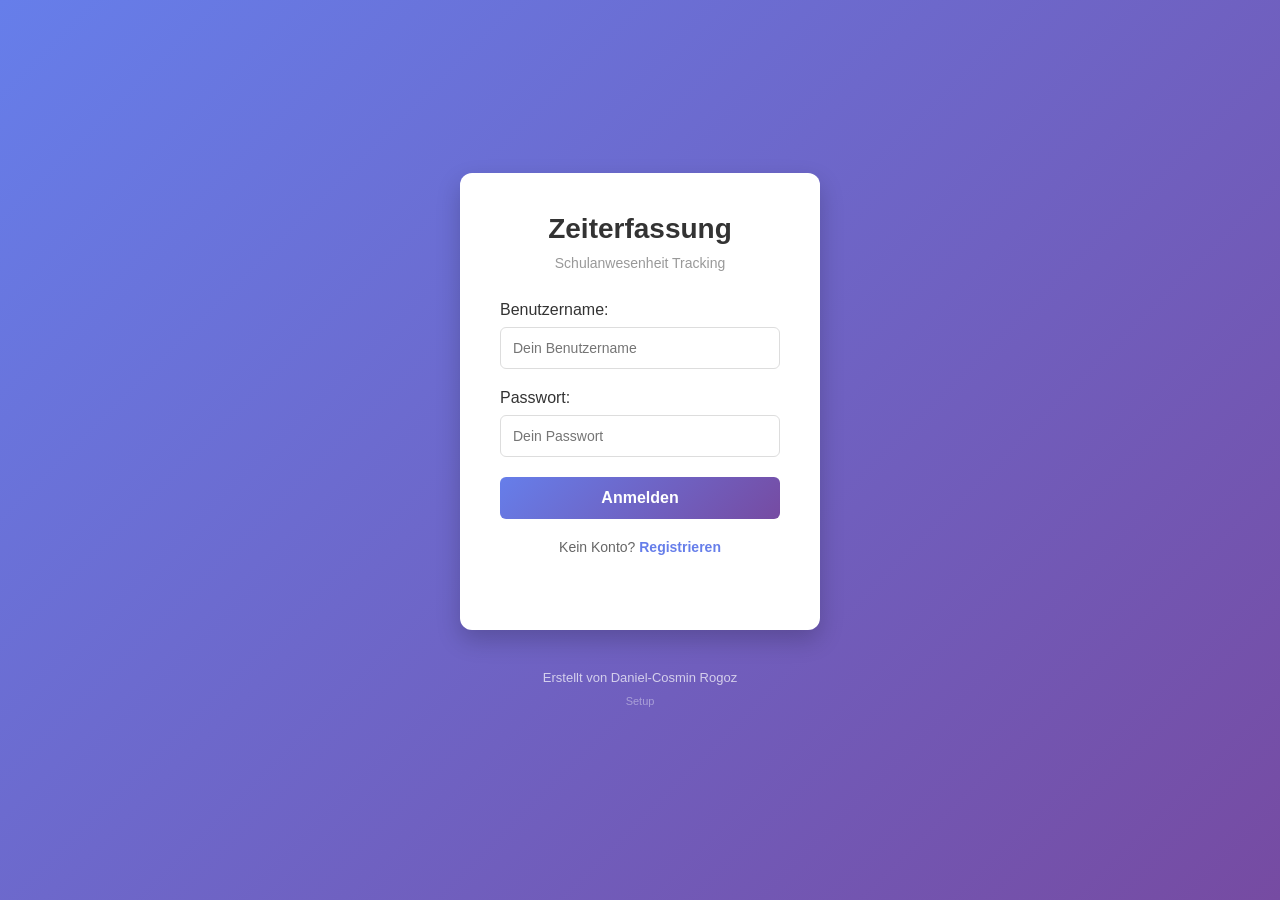
<file: index.html>
<!DOCTYPE html>
<html lang="de">
<head>
    <meta charset="UTF-8">
    <meta name="viewport" content="width=device-width, initial-scale=1.0">
    <title>Zeiterfassung - Login</title>
    <link rel="stylesheet" href="styles.css">
</head>
<body>
    <div class="login-container">
        <!-- Login Box -->
        <div class="login-box">
            <h1>Zeiterfassung</h1>
            <p class="subtitle">Schulanwesenheit Tracking</p>

            <form id="loginForm" onsubmit="handleLogin(event)" autocomplete="off">
                <div class="form-group">
                    <label for="username">Benutzername:</label>
                    <input
                        type="text"
                        id="username"
                        name="username"
                        required
                        placeholder="Dein Benutzername"
                        autocomplete="off"
                    >
                </div>

                <div class="form-group">
                    <label for="password">Passwort:</label>
                    <input
                        type="password"
                        id="password"
                        name="password"
                        required
                        placeholder="Dein Passwort"
                        autocomplete="off"
                    >
                </div>

                <button type="submit" class="btn-login">Anmelden</button>
            </form>

            <div class="form-toggle">
                <p>Kein Konto? <a href="#" onclick="showRegister()">Registrieren</a></p>
            </div>

            <div id="errorMessage" class="error-message"></div>
        </div>

        <!-- Register Form (hidden by default) -->
        <div id="registerBox" class="login-box hidden">
            <h1>Neues Konto erstellen</h1>

            <form id="registerForm" onsubmit="handleRegister(event)">
                <div class="form-group">
                    <label for="newUsername">Benutzername:</label>
                    <input
                        type="text"
                        id="newUsername"
                        name="newUsername"
                        required
                        placeholder="Wähle einen Benutzernamen"
                    >
                </div>

                <div class="form-group">
                    <label for="newPassword">Passwort:</label>
                    <input
                        type="password"
                        id="newPassword"
                        name="newPassword"
                        required
                        placeholder="Wähle ein Passwort (min. 6 Zeichen)"
                    >
                </div>

                <div class="form-group">
                    <label for="confirmPassword">Passwort bestätigen:</label>
                    <input
                        type="password"
                        id="confirmPassword"
                        name="confirmPassword"
                        required
                        placeholder="Bestätige dein Passwort"
                    >
                </div>

                <div class="form-info"
                     style="background: #e8f4f8; padding: 10px; border-radius: 6px;
                            margin-bottom: 15px; font-size: 13px; color: #004085;">
                        <strong>Hinweis:</strong> Der Benutzername entspricht deinem Namen,
                        zum Beispiel <strong>Vorname Nachname</strong>.
                </div>

                <button type="submit" class="btn-login">Konto erstellen</button>
            </form>

            <div class="form-toggle">
                <p>Hast du ein Konto? <a href="#" onclick="showLogin()">Anmelden</a></p>
            </div>

            <div id="registerErrorMessage" class="error-message"></div>
        </div>

        <!-- Footer -->
        <footer class="page-footer">
            <p>Erstellt von Daniel-Cosmin Rogoz</p>
            <p style="font-size: 11px; color: rgba(255, 255, 255, 0.4); margin-top: 10px;">
                <a href="setup.html"
                   style="color: rgba(255, 255, 255, 0.4); text-decoration: none;">
                    Setup
                </a>
            </p>
        </footer>
    </div>

    <script src="config.js"></script>
    <script src="auth.js"></script>
</body>
</html>
</file>
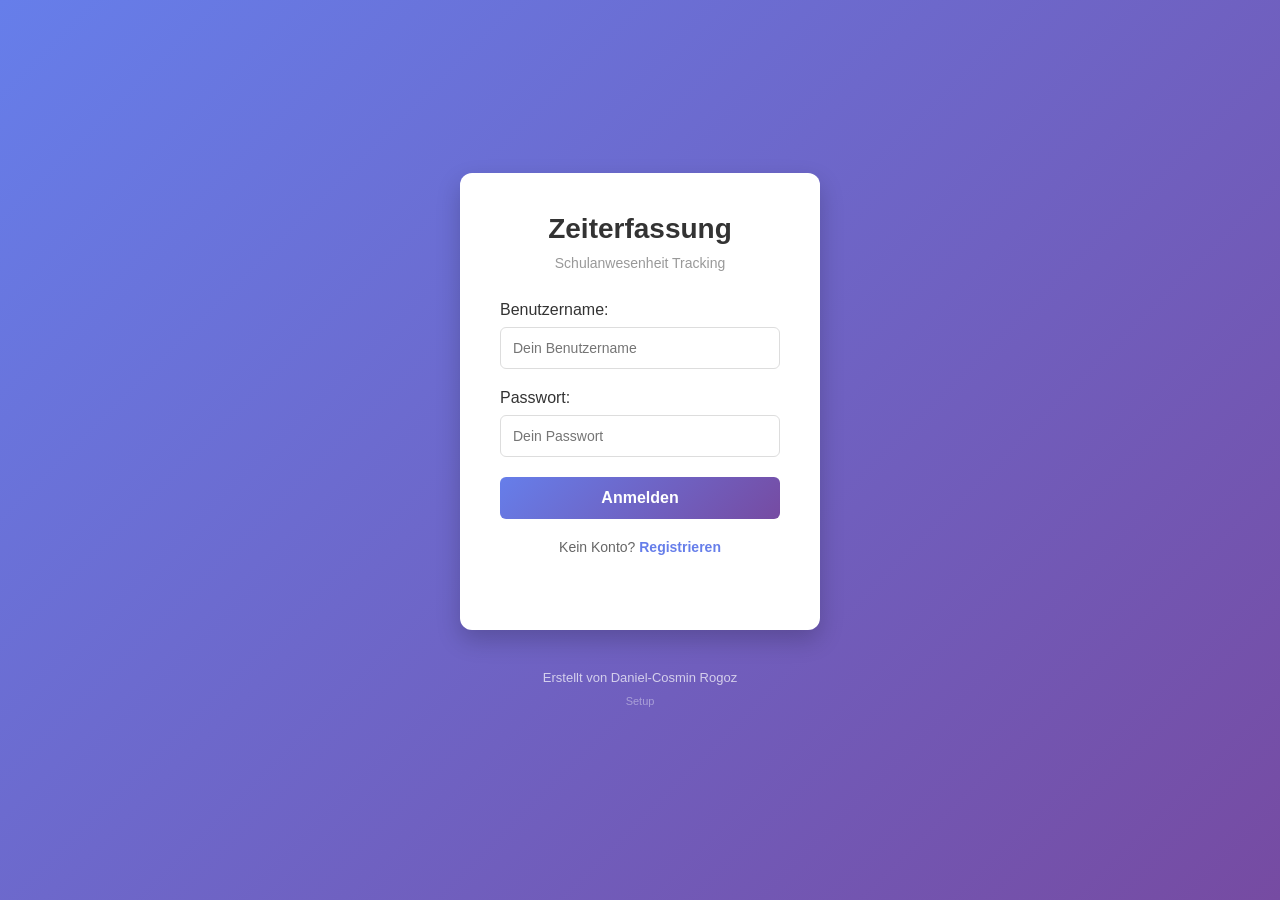
<file: admin.html>
<!--
admin.html - Admin Panel
Zeiterfassung v2.0.1 (Security Enhanced)
MODIFICARI: CSP meta tag, XSS prevention comments
-->
<!DOCTYPE html>
<html lang="de">
<head>
  <meta charset="UTF-8">
  <meta name="viewport" content="width=device-width, initial-scale=1.0">
  <title>Zeiterfassung - Admin Panel</title>
  <meta name="csrf-token" content="">
  <meta http-equiv="Content-Security-Policy" content="default-src 'self'; script-src 'self' 'unsafe-inline'; style-src 'self' 'unsafe-inline';">
  <link rel="stylesheet" href="styles.css">
</head>
    <body class="admin-page">  <div id="admin-dashboard">
    <!-- Dashboard content injected by admin.js -->
  </div>
  <script src="config.js"></script>
  <script src="auth.js"></script>
  <script src="admin.js"></script>
</body>
</html>
</file>
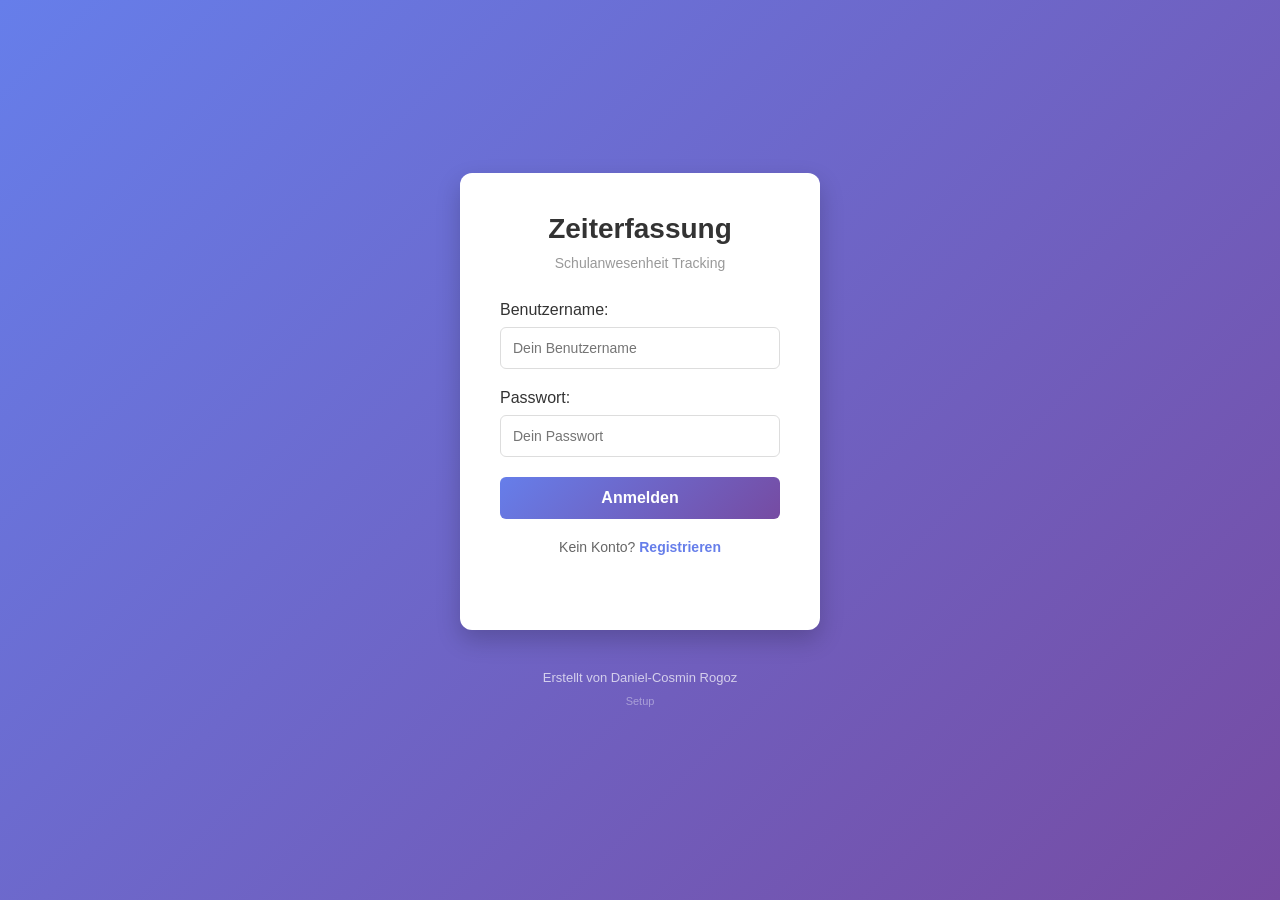
<file: dashboard.html>
<!DOCTYPE html>
<html lang="de">
<head>
    <meta charset="UTF-8">
    <meta name="viewport" content="width=device-width, initial-scale=1.0">
    <title>Zeiterfassung - Dashboard</title>
    <link rel="stylesheet" href="styles.css">
</head>
<body>
    <div class="dashboard-container">
        <!-- Header -->
        <header class="dashboard-header">
            <div class="header-content">
                <h1>Zeiterfassung</h1>
                <div class="user-info">
                    <span id="currentUser">Geladen...</span>
                    <button onclick="handleLogout()" class="btn-logout">Abmelden</button>
                </div>
            </div>
        </header>

        <!-- Main Content -->
        <main class="dashboard-main">
            <!-- Status Today Section -->
            <section class="status-section">
                <h2>Status Heute</h2>
                <div id="todayStatus" class="status-card">
                    <p>Wird geladen...</p>
                </div>
            </section>

        <!-- Statistiken Section -->
            <section class="stats-section">
                <h2>Statistiken &amp; Anforderungen</h2>
                <div class="requirements-info">
                    <p><strong>Anforderung:</strong> Mindestens 134 Tage in Präsenz (51% von 263 Tagen)</p>
                </div>
                <div class="stats-grid">
                    <div class="stat-card">
                        <h3>Tage in Präsenz</h3>
                        <p id="presentDays" class="stat-number">-</p>
                    </div>
                    <div class="stat-card">
                        <h3>Tage abwesend</h3>
                        <p id="absentDays" class="stat-number">-</p>
                    </div>
                    <div class="stat-card">
                        <h3>Anwesenheitsrate</h3>
                        <p id="presentRate" class="stat-number">-</p>
                    </div>
                    <div class="stat-card">
                        <h3>Abwesenheitsrate</h3>
                        <p id="absentRate" class="stat-number">-</p>
                    </div>
                </div>
                <div class="progress-bar-container">
                    <div class="progress-bar">
                        <div id="progressFill" class="progress-fill" style="width: 0%;"></div>
                    </div>
                    <p id="progressText" style="text-align: center; margin-top: 10px; font-size: 13px; color: #666;"></p>
                </div>
            </section>

            <!-- Kalender Section -->
            <section class="calendar-section">
                <div class="calendar-header">
                    <button onclick="previousMonth()" class="btn-month">&lt;</button>
                    <h2 id="currentMonth"></h2>
                    <button onclick="nextMonth()" class="btn-month">&gt;</button>
                </div>
                <table class="calendar-table">
                    <thead>
                        <tr>
                            <th>Mo</th><th>Di</th><th>Mi</th><th>Do</th><th>Fr</th><th>Sa</th><th>So</th>
                        </tr>
                    </thead>
                    <tbody id="calendarBody"></tbody>
                </table>
            </section>

            <!-- History Section -->
            <section class="history-section">
                <h2>Anwesenheitsprotokoll</h2>
                <table id="historyTable" class="history-table">
                <thead>
                    <tr>
                        <th>Datum</th>
                        <th>Status</th>
                        <th>Ankunft</th>
                        <th>Gehen</th>
                    </tr>
                </thead>

                    <tbody id="historyBody">
                        <!-- Generated by JavaScript -->
                    </tbody>
                </table>
            </section>

            <!-- Backup Section -->
            <section class="backup-section">
                <h2>Datensicherung</h2>
                <div class="backup-buttons">
                    <button onclick="exportData()" class="btn-export">Daten exportieren (JSON)</button>
                    <label for="importFile" class="btn-import">Daten importieren (JSON)</label>
                    <input type="file" id="importFile" accept=".json" style="display:none;" onchange="importData(event)">
                </div>
            </section>
        </main>

        <!-- Footer -->
        <footer class="page-footer">
            <p>Erstellt von Daniel-Cosmin Rogoz</p>
        </footer>
    </div>
    <script src="config.js"></script>    <script src="auth.js"></script>
    <script src="app.js"></script>
</body>
</html>
</file>
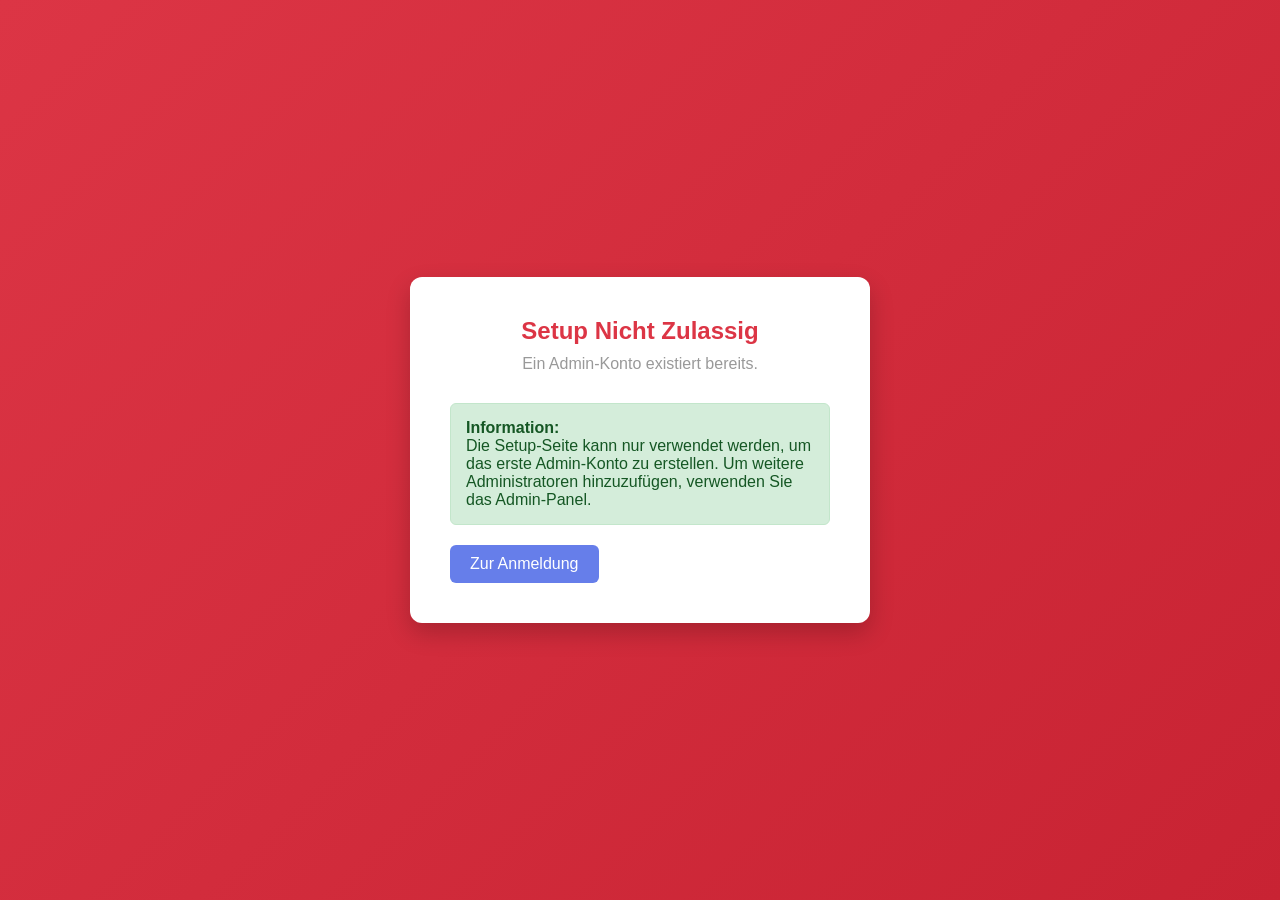
<file: setup.html>
<!DOCTYPE html>
<html lang="de">
<head>
    <meta charset="UTF-8">
    <meta name="viewport" content="width=device-width, initial-scale=1.0">
    <title>Zeiterfassung - Admin Setup</title>
    <link rel="stylesheet" href="styles.css">
    <style>
        .setup-container {
            width: 100%;
            max-width: 500px;
            padding: 20px;
            margin: 0 auto;
        }

        .setup-box {
            background: white;
            padding: 40px;
            border-radius: 12px;
            box-shadow: 0 10px 25px rgba(0, 0, 0, 0.2);
        }

        .setup-box h1 {
            text-align: center;
            color: #dc3545;
            margin-bottom: 10px;
            font-size: 24px;
        }

        .setup-box .subtitle {
            text-align: center;
            color: #999;
            margin-bottom: 30px;
            font-size: 14px;
        }

        .setup-warning {
            background: #fff3cd;
            border-left: 4px solid #ffc107;
            padding: 15px;
            border-radius: 6px;
            margin-bottom: 25px;
            font-size: 14px;
            color: #856404;
        }

        .setup-warning strong {
            display: block;
            margin-bottom: 8px;
        }

        .form-group {
            margin-bottom: 20px;
        }

        .form-group label {
            display: block;
            margin-bottom: 8px;
            color: #333;
            font-weight: 500;
        }

        .form-group input,
        .form-group select {
            width: 100%;
            padding: 12px;
            border: 1px solid #ddd;
            border-radius: 6px;
            font-size: 14px;
            transition: border-color 0.3s;
        }

        .form-group input:focus,
        .form-group select:focus {
            outline: none;
            border-color: #dc3545;
            box-shadow: 0 0 5px rgba(220, 53, 69, 0.3);
        }

        .btn-setup {
            width: 100%;
            padding: 12px;
            background: linear-gradient(135deg, #dc3545 0%, #c82333 100%);
            color: white;
            border: none;
            border-radius: 6px;
            font-size: 16px;
            font-weight: 600;
            cursor: pointer;
            transition: transform 0.2s, box-shadow 0.2s;
        }

        .btn-setup:hover {
            transform: translateY(-2px);
            box-shadow: 0 5px 15px rgba(220, 53, 69, 0.4);
        }

        .btn-back {
            display: inline-block;
            margin-top: 20px;
            text-align: center;
            color: #667eea;
            text-decoration: none;
            font-size: 14px;
        }

        .btn-back:hover {
            text-decoration: underline;
        }

        .setup-info {
            background: #e8f4f8;
            border-left: 4px solid #667eea;
            padding: 15px;
            border-radius: 6px;
            margin-top: 20px;
            font-size: 13px;
            color: #004085;
        }

        .error-message {
            color: #dc3545;
            font-size: 14px;
            margin-top: 15px;
            text-align: center;
            min-height: 20px;
        }

        .success-message {
            color: #28a745;
            font-size: 14px;
            margin-top: 15px;
            text-align: center;
            min-height: 20px;
        }
    </style>
</head>
<body style="background: linear-gradient(135deg, #dc3545 0%, #c82333 100%); min-height: 100vh; display: flex; align-items: center; justify-content: center;">
    <div class="setup-container">
        <div class="setup-box">
            <h1>🔐 Admin Setup</h1>
            <p class="subtitle">Initialisierung des ersten Administrator-Kontos</p>

            <div class="setup-warning">
                <strong>⚠️ Wichtig:</strong>
                Diese Seite wird nur für die initiale Einrichtung benötigt. Nach der Erstellung des ersten Admin-Kontos sollten weitere Administratoren über das Admin-Panel hinzugefügt werden.
            </div>

            <form id="setupForm" onsubmit="handleSetup(event)">
                <div class="form-group">
                    <label for="secretCode">Geheimer Code:</label>
                    <input type="password" id="secretCode" name="secretCode" required placeholder="Geheimen Setupcode eingeben">
                </div>

                <div class="form-group">
                    <label for="adminUsername">Admin Benutzername:</label>
                    <input type="text" id="adminUsername" name="adminUsername" required placeholder="z.B. admin, glander, pmo">
                </div>

                <div class="form-group">
                    <label for="adminPassword">Admin Passwort:</label>
                    <input type="password" id="adminPassword" name="adminPassword" required placeholder="Mindestens 6 Zeichen">
                </div>

                <div class="form-group">
                    <label for="confirmPassword">Passwort bestätigen:</label>
                    <input type="password" id="confirmPassword" name="confirmPassword" required placeholder="Wiederhole das Passwort">
                </div>

                <button type="submit" class="btn-setup">Admin Konto erstellen</button>
            </form>

            <div id="errorMessage" class="error-message"></div>
            <div id="successMessage" class="success-message"></div>

            <div class="setup-info">
                <strong>ℹ️ Was passiert als nächstes:</strong>
                Nach der Erstellung können Sie sich mit den eingegebenen Anmeldedaten anmelden und Zugriff auf das Admin-Panel erhalten.
            </div>

            <a href="index.html" class="btn-back">← Zurück zur Anmeldung</a>
        </div>
    </div>

    <script src="config.js"></script>
    <script src="setup.js"></script>
</body>
</html>
</file>
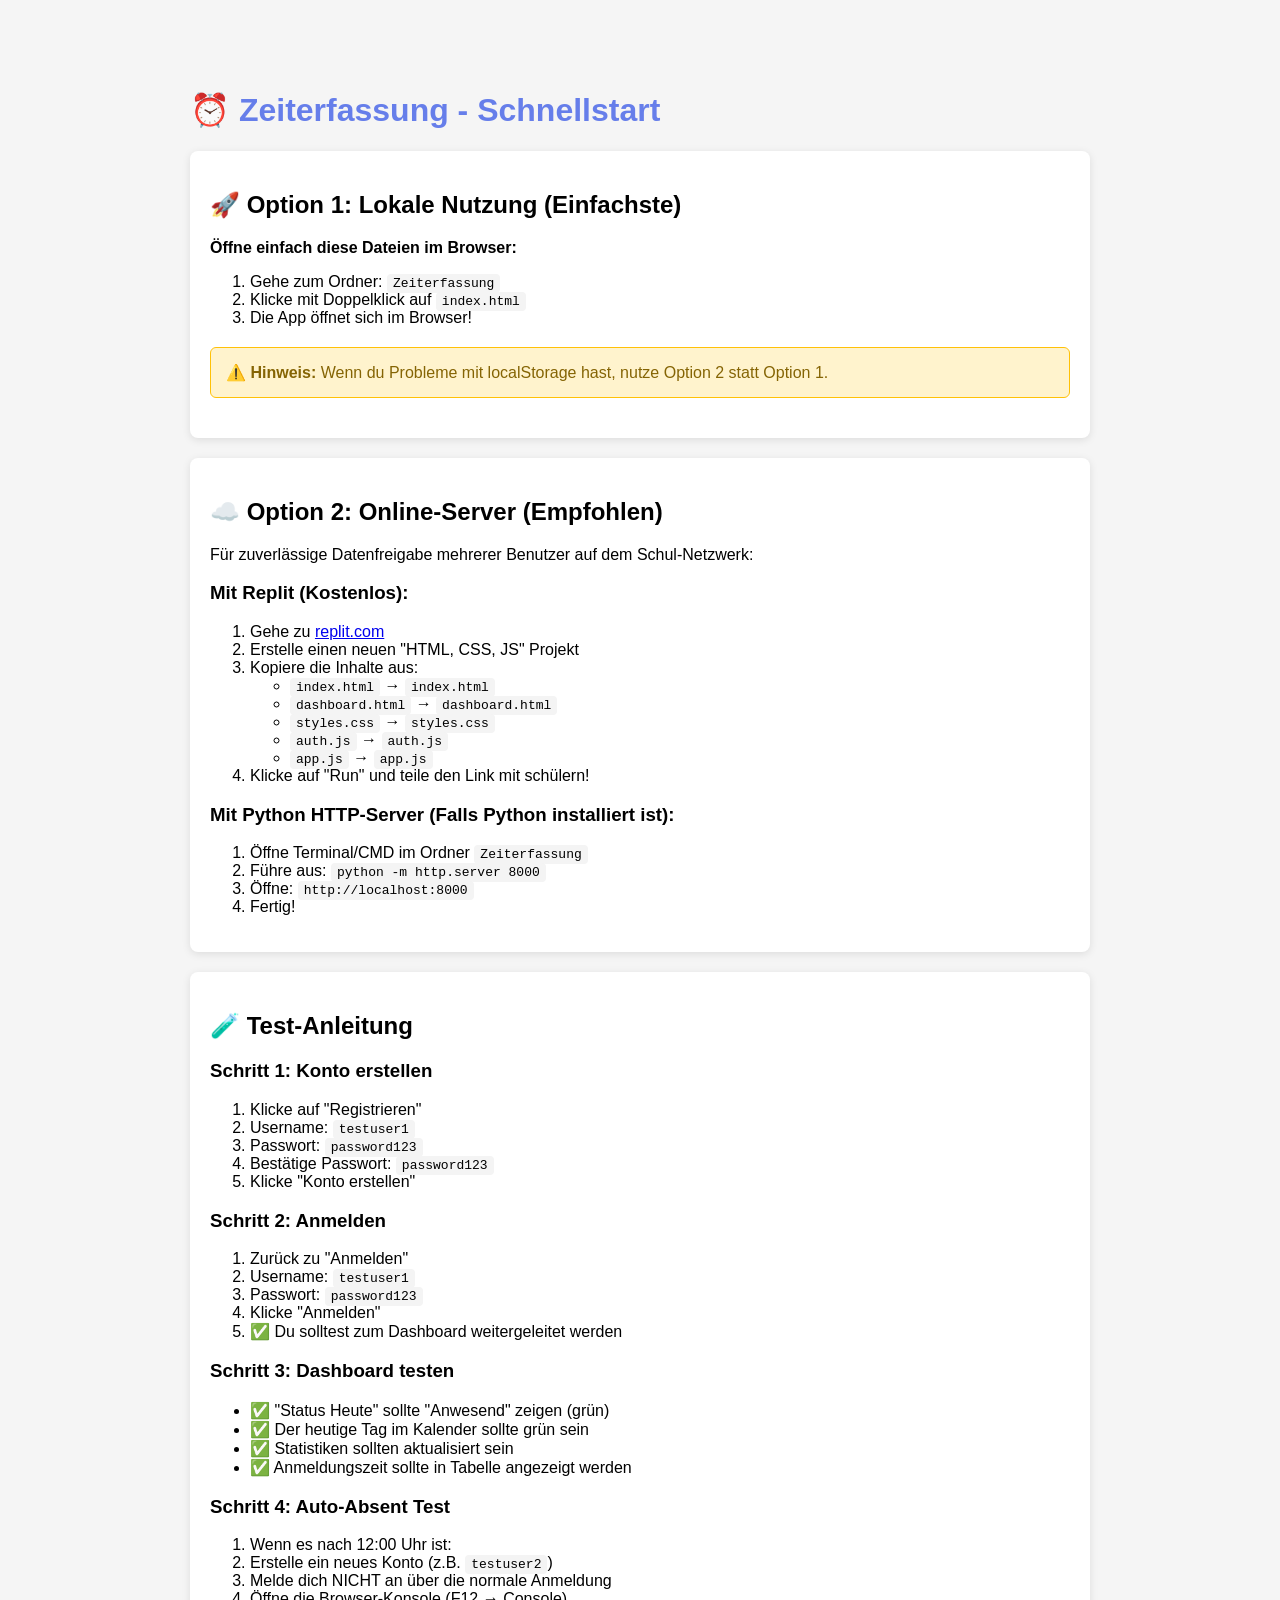
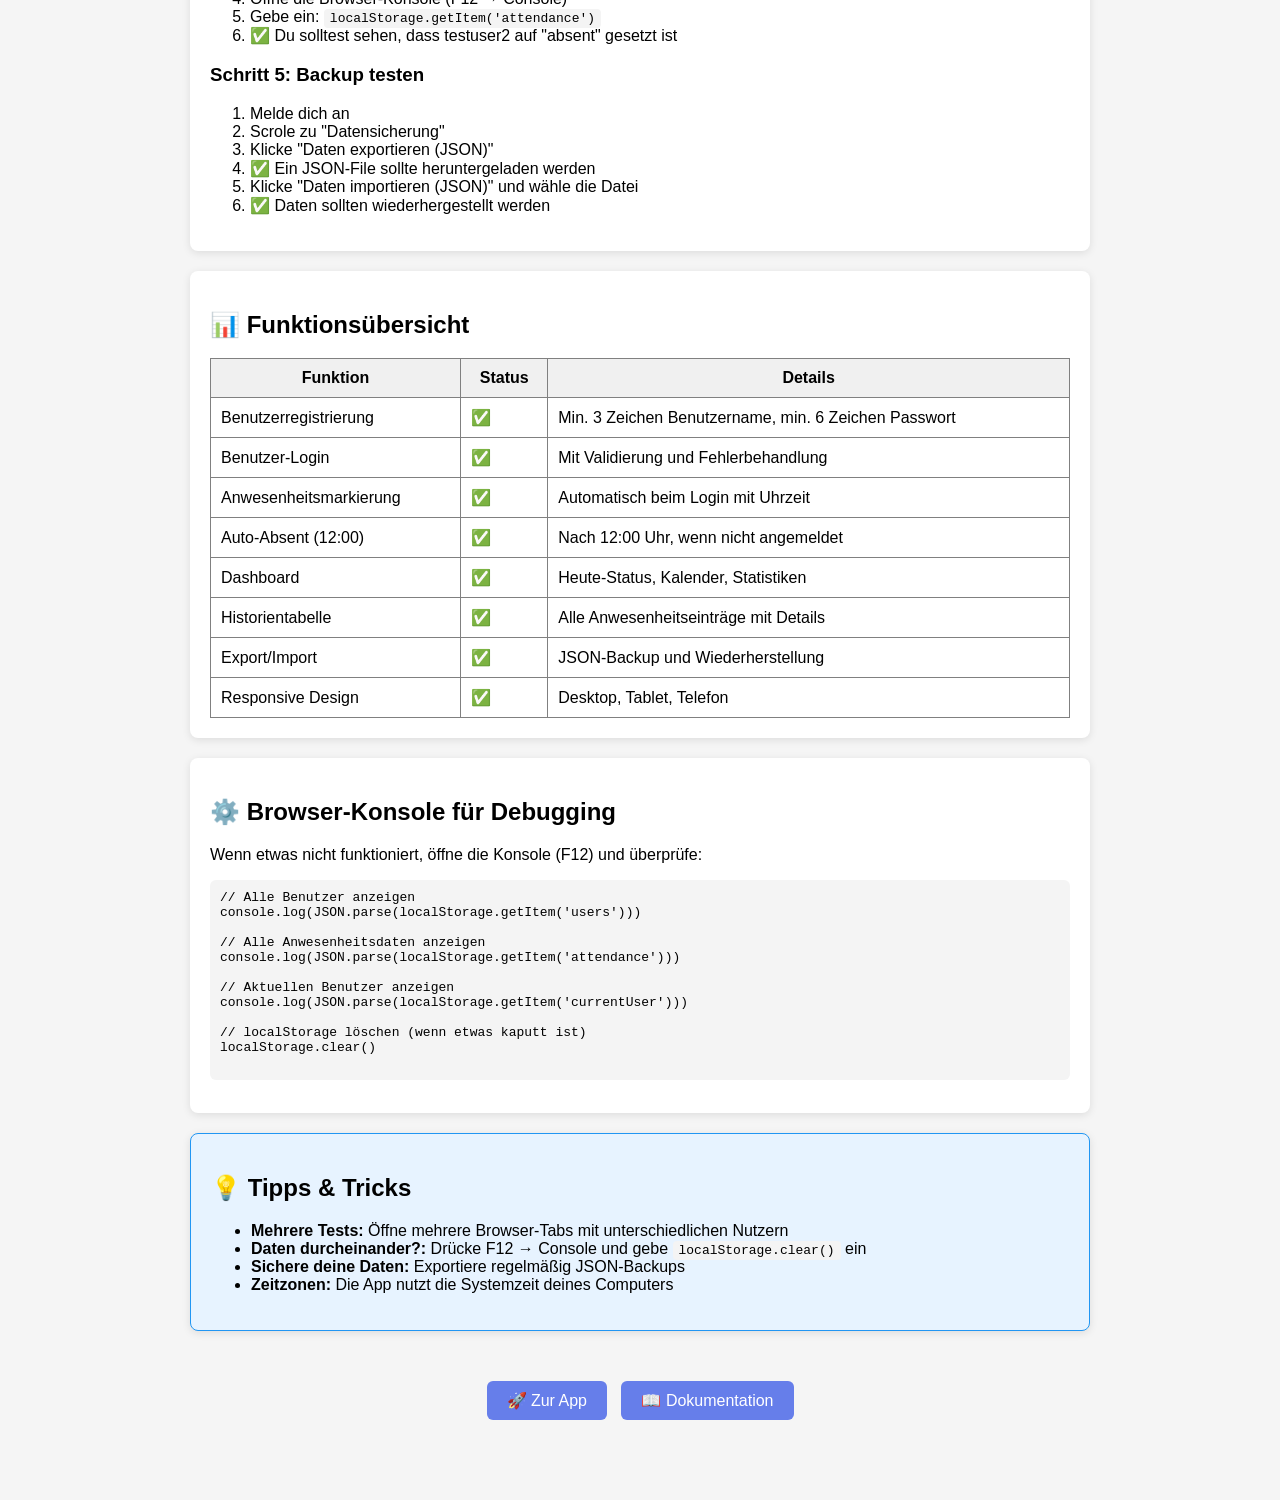
<file: START.html>
<!DOCTYPE html>
<html lang="de">
<head>
    <meta charset="UTF-8">
    <meta name="viewport" content="width=device-width, initial-scale=1.0">
    <title>Zeiterfassung - Quick Start</title>
    <style>
        body {
            font-family: Arial, sans-serif;
            max-width: 900px;
            margin: 50px auto;
            padding: 20px;
            background: #f5f5f5;
        }
        h1 { color: #667eea; }
        .box {
            background: white;
            padding: 20px;
            margin: 20px 0;
            border-radius: 8px;
            box-shadow: 0 2px 8px rgba(0,0,0,0.1);
        }
        .button {
            display: inline-block;
            padding: 10px 20px;
            background: #667eea;
            color: white;
            text-decoration: none;
            border-radius: 6px;
            margin: 10px 5px;
            cursor: pointer;
            border: none;
            font-size: 16px;
        }
        .button:hover { background: #764ba2; }
        .warning {
            background: #fff3cd;
            border: 1px solid #ffc107;
            color: #856404;
            padding: 15px;
            border-radius: 6px;
            margin: 20px 0;
        }
        code {
            background: #f4f4f4;
            padding: 2px 6px;
            border-radius: 4px;
            font-family: monospace;
        }
    </style>
</head>
<body>
    <h1>⏰ Zeiterfassung - Schnellstart</h1>

    <div class="box">
        <h2>🚀 Option 1: Lokale Nutzung (Einfachste)</h2>
        <p><strong>Öffne einfach diese Dateien im Browser:</strong></p>
        <ol>
            <li>Gehe zum Ordner: <code>Zeiterfassung</code></li>
            <li>Klicke mit Doppelklick auf <code>index.html</code></li>
            <li>Die App öffnet sich im Browser!</li>
        </ol>
        <div class="warning">
            <strong>⚠️ Hinweis:</strong> Wenn du Probleme mit localStorage hast, nutze Option 2 statt Option 1.
        </div>
    </div>

    <div class="box">
        <h2>☁️ Option 2: Online-Server (Empfohlen)</h2>
        <p>Für zuverlässige Datenfreigabe mehrerer Benutzer auf dem Schul-Netzwerk:</p>

        <h3>Mit Replit (Kostenlos):</h3>
        <ol>
            <li>Gehe zu <a href="https://replit.com" target="_blank">replit.com</a></li>
            <li>Erstelle einen neuen "HTML, CSS, JS" Projekt</li>
            <li>Kopiere die Inhalte aus:
                <ul>
                    <li><code>index.html</code> → <code>index.html</code></li>
                    <li><code>dashboard.html</code> → <code>dashboard.html</code></li>
                    <li><code>styles.css</code> → <code>styles.css</code></li>
                    <li><code>auth.js</code> → <code>auth.js</code></li>
                    <li><code>app.js</code> → <code>app.js</code></li>
                </ul>
            </li>
            <li>Klicke auf "Run" und teile den Link mit schülern!</li>
        </ol>

        <h3>Mit Python HTTP-Server (Falls Python installiert ist):</h3>
        <ol>
            <li>Öffne Terminal/CMD im Ordner <code>Zeiterfassung</code></li>
            <li>Führe aus: <code>python -m http.server 8000</code></li>
            <li>Öffne: <code>http://localhost:8000</code></li>
            <li>Fertig!</li>
        </ol>
    </div>

    <div class="box">
        <h2>🧪 Test-Anleitung</h2>

        <h3>Schritt 1: Konto erstellen</h3>
        <ol>
            <li>Klicke auf "Registrieren"</li>
            <li>Username: <code>testuser1</code></li>
            <li>Passwort: <code>password123</code></li>
            <li>Bestätige Passwort: <code>password123</code></li>
            <li>Klicke "Konto erstellen"</li>
        </ol>

        <h3>Schritt 2: Anmelden</h3>
        <ol>
            <li>Zurück zu "Anmelden"</li>
            <li>Username: <code>testuser1</code></li>
            <li>Passwort: <code>password123</code></li>
            <li>Klicke "Anmelden"</li>
            <li>✅ Du solltest zum Dashboard weitergeleitet werden</li>
        </ol>

        <h3>Schritt 3: Dashboard testen</h3>
        <ul>
            <li>✅ "Status Heute" sollte "Anwesend" zeigen (grün)</li>
            <li>✅ Der heutige Tag im Kalender sollte grün sein</li>
            <li>✅ Statistiken sollten aktualisiert sein</li>
            <li>✅ Anmeldungszeit sollte in Tabelle angezeigt werden</li>
        </ul>

        <h3>Schritt 4: Auto-Absent Test</h3>
        <ol>
            <li>Wenn es nach 12:00 Uhr ist:</li>
            <li>Erstelle ein neues Konto (z.B. <code>testuser2</code>)</li>
            <li>Melde dich NICHT an über die normale Anmeldung</li>
            <li>Öffne die Browser-Konsole (F12 → Console)</li>
            <li>Gebe ein: <code>localStorage.getItem('attendance')</code></li>
            <li>✅ Du solltest sehen, dass testuser2 auf "absent" gesetzt ist</li>
        </ol>

        <h3>Schritt 5: Backup testen</h3>
        <ol>
            <li>Melde dich an</li>
            <li>Scrole zu "Datensicherung"</li>
            <li>Klicke "Daten exportieren (JSON)"</li>
            <li>✅ Ein JSON-File sollte heruntergeladen werden</li>
            <li>Klicke "Daten importieren (JSON)" und wähle die Datei</li>
            <li>✅ Daten sollten wiederhergestellt werden</li>
        </ol>
    </div>

    <div class="box">
        <h2>📊 Funktionsübersicht</h2>
        <table border="1" cellpadding="10" style="width:100%; border-collapse: collapse;">
            <tr style="background: #f0f0f0;">
                <th>Funktion</th>
                <th>Status</th>
                <th>Details</th>
            </tr>
            <tr>
                <td>Benutzerregistrierung</td>
                <td>✅</td>
                <td>Min. 3 Zeichen Benutzername, min. 6 Zeichen Passwort</td>
            </tr>
            <tr>
                <td>Benutzer-Login</td>
                <td>✅</td>
                <td>Mit Validierung und Fehlerbehandlung</td>
            </tr>
            <tr>
                <td>Anwesenheitsmarkierung</td>
                <td>✅</td>
                <td>Automatisch beim Login mit Uhrzeit</td>
            </tr>
            <tr>
                <td>Auto-Absent (12:00)</td>
                <td>✅</td>
                <td>Nach 12:00 Uhr, wenn nicht angemeldet</td>
            </tr>
            <tr>
                <td>Dashboard</td>
                <td>✅</td>
                <td>Heute-Status, Kalender, Statistiken</td>
            </tr>
            <tr>
                <td>Historientabelle</td>
                <td>✅</td>
                <td>Alle Anwesenheitseinträge mit Details</td>
            </tr>
            <tr>
                <td>Export/Import</td>
                <td>✅</td>
                <td>JSON-Backup und Wiederherstellung</td>
            </tr>
            <tr>
                <td>Responsive Design</td>
                <td>✅</td>
                <td>Desktop, Tablet, Telefon</td>
            </tr>
        </table>
    </div>

    <div class="box">
        <h2>⚙️ Browser-Konsole für Debugging</h2>
        <p>Wenn etwas nicht funktioniert, öffne die Konsole (F12) und überprüfe:</p>
        <pre style="background: #f4f4f4; padding: 10px; border-radius: 6px; overflow-x: auto;">
// Alle Benutzer anzeigen
console.log(JSON.parse(localStorage.getItem('users')))

// Alle Anwesenheitsdaten anzeigen
console.log(JSON.parse(localStorage.getItem('attendance')))

// Aktuellen Benutzer anzeigen
console.log(JSON.parse(localStorage.getItem('currentUser')))

// localStorage löschen (wenn etwas kaputt ist)
localStorage.clear()
        </pre>
    </div>

    <div class="box" style="background: #e7f3ff; border: 1px solid #2196F3;">
        <h2>💡 Tipps & Tricks</h2>
        <ul>
            <li><strong>Mehrere Tests:</strong> Öffne mehrere Browser-Tabs mit unterschiedlichen Nutzern</li>
            <li><strong>Daten durcheinander?:</strong> Drücke F12 → Console und gebe <code>localStorage.clear()</code> ein</li>
            <li><strong>Sichere deine Daten:</strong> Exportiere regelmäßig JSON-Backups</li>
            <li><strong>Zeitzonen:</strong> Die App nutzt die Systemzeit deines Computers</li>
        </ul>
    </div>

    <center style="margin-top: 40px;">
        <a href="index.html" class="button">🚀 Zur App</a>
        <a href="README.md" class="button">📖 Dokumentation</a>
    </center>

</body>
</html>
</file>
<file: styles.css>
/* Reset and Base Styles */
* {
    margin: 0;
    padding: 0;
    box-sizing: border-box;
}

body {
    font-family: 'Segoe UI', Tahoma, Geneva, Verdana, sans-serif;
    background: linear-gradient(135deg, #667eea 0%, #764ba2 100%);
    min-height: 100vh;
    display: flex;
    align-items: center;
    justify-content: center;
    position: relative;
}

/* ===== LOGIN PAGE ===== */
.login-container {
    width: 100%;
    max-width: 400px;
    padding: 20px;
}

.login-box {
    background: white;
    padding: 40px;
    border-radius: 12px;
    box-shadow: 0 10px 25px rgba(0, 0, 0, 0.2);
    transition: all 0.3s ease;
}

.login-box.hidden {
    display: none;
}

.login-box h1 {
    text-align: center;
    color: #333;
    margin-bottom: 10px;
    font-size: 28px;
}

.login-box .subtitle {
    text-align: center;
    color: #999;
    margin-bottom: 30px;
    font-size: 14px;
}

.form-group {
    margin-bottom: 20px;
}

.form-group label {
    display: block;
    margin-bottom: 8px;
    color: #333;
    font-weight: 500;
}

.form-group input {
    width: 100%;
    padding: 12px;
    border: 1px solid #ddd;
    border-radius: 6px;
    font-size: 14px;
    transition: border-color 0.3s;
}

.form-group input:focus {
    outline: none;
    border-color: #667eea;
    box-shadow: 0 0 5px rgba(102, 126, 234, 0.3);
}

.form-group select {
    width: 100%;
    padding: 12px;
    border: 1px solid #ddd;
    border-radius: 6px;
    font-size: 14px;
    background-color: white;
    cursor: pointer;
    transition: border-color 0.3s;
}

.form-group select:focus {
    outline: none;
    border-color: #667eea;
    box-shadow: 0 0 5px rgba(102, 126, 234, 0.3);
}

.btn-login {
    width: 100%;
    padding: 12px;
    background: linear-gradient(135deg, #667eea 0%, #764ba2 100%);
    color: white;
    border: none;
    border-radius: 6px;
    font-size: 16px;
    font-weight: 600;
    cursor: pointer;
    transition: transform 0.2s, box-shadow 0.2s;
}

.btn-login:hover {
    transform: translateY(-2px);
    box-shadow: 0 5px 15px rgba(102, 126, 234, 0.4);
}

.btn-login:active {
    transform: translateY(0);
}

.form-toggle {
    text-align: center;
    margin-top: 20px;
}

.form-toggle p {
    color: #666;
    font-size: 14px;
}

.form-toggle a {
    color: #667eea;
    text-decoration: none;
    font-weight: 600;
    cursor: pointer;
}

.form-toggle a:hover {
    text-decoration: underline;
}

.error-message {
    color: #e74c3c;
    font-size: 14px;
    margin-top: 15px;
    text-align: center;
    min-height: 20px;
}

.field-hint {
    margin-top: 6px;
    font-size: 12px;
    color: #666;
}


/* ===== DASHBOARD PAGE ===== */
body.dashboard-page {
    background: #f5f7fa;
    display: block;
    min-height: auto;
}

/* ===== ADMIN PANEL ===== */
body.admin-page {
    background: #f5f7fa;
    display: block;
    min-height: auto;
}

.dashboard-container {
    min-height: 100vh;
}

.dashboard-header {
    background: linear-gradient(135deg, #667eea 0%, #764ba2 100%);
    color: white;
    padding: 20px 0;
    box-shadow: 0 2px 10px rgba(0, 0, 0, 0.1);
    position: sticky;
    top: 0;
    z-index: 100;
}

.header-content {
    max-width: 1200px;
    margin: 0 auto;
    padding: 0 20px;
    display: flex;
    justify-content: space-between;
    align-items: center;
}

.header-content h1 {
    font-size: 24px;
}

.user-info {
    display: flex;
    align-items: center;
    gap: 20px;
}

.user-info span {
    font-size: 14px;
}

.btn-logout {
    padding: 8px 16px;
    background: rgba(255, 255, 255, 0.2);
    color: white;
    border: 1px solid white;
    border-radius: 6px;
    cursor: pointer;
    font-size: 14px;
    transition: all 0.3s;
}

.btn-logout:hover {
    background: rgba(255, 255, 255, 0.3);
}

.dashboard-main {
    max-width: 1200px;
    margin: 0 auto;
    padding: 40px 20px;
}

section {
    background: white;
    padding: 30px;
    margin-bottom: 30px;
    border-radius: 12px;
    box-shadow: 0 2px 8px rgba(0, 0, 0, 0.05);
}

section h2 {
    color: #333;
    margin-bottom: 20px;
    font-size: 20px;
    border-bottom: 2px solid #667eea;
    padding-bottom: 10px;
}

/* Status Today Section */
.status-card {
    padding: 20px;
    border-radius: 8px;
    text-align: center;
    font-size: 18px;
}

.status-card.present {
    background: #d4edda;
    border-left: 4px solid #28a745;
    color: #155724;
}

.status-card.absent {
    background: #f8d7da;
    border-left: 4px solid #dc3545;
    color: #721c24;
}

.status-card.unknown {
    background: #e7e7e7;
    border-left: 4px solid #999;
    color: #333;
}

/* Statistics Section */
.stats-grid {
    display: grid;
    grid-template-columns: repeat(auto-fit, minmax(200px, 1fr));
    gap: 20px;
}

.requirements-info {
    background: #e8f4f8;
    border-left: 4px solid #667eea;
    padding: 15px;
    border-radius: 6px;
    margin-bottom: 20px;
    font-size: 14px;
    color: #333;
}

.requirements-info p {
    margin: 0;
}

.progress-bar-container {
    margin-top: 20px;
}

.progress-bar {
    width: 100%;
    height: 24px;
    background: #e9ecef;
    border-radius: 12px;
    overflow: hidden;
    box-shadow: inset 0 1px 3px rgba(0, 0, 0, 0.1);
}

.progress-fill {
    height: 100%;
    background: linear-gradient(90deg, #667eea 0%, #764ba2 100%);
    transition: width 0.3s ease;
    display: flex;
    align-items: center;
    justify-content: flex-end;
    padding-right: 10px;
    color: white;
    font-size: 12px;
    font-weight: 600;
}

.stat-card {
    background: #f8f9fa;
    padding: 20px;
    border-radius: 8px;
    text-align: center;
    border: 1px solid #e9ecef;
}

.stat-card h3 {
    color: #666;
    font-size: 14px;
    margin-bottom: 10px;
    text-transform: uppercase;
    font-weight: 500;
}

.stat-number {
    font-size: 28px;
    font-weight: bold;
    color: #667eea;
}

/* Calendar Section */
.calendar-header {
    display: flex;
    justify-content: space-between;
    align-items: center;
    margin-bottom: 30px;
}

.calendar-header h2 {
    flex: 1;
    text-align: center;
    border: none;
    padding: 0;
    margin: 0;
}

.btn-month {
    padding: 8px 16px;
    background: #667eea;
    color: white;
    border: none;
    border-radius: 6px;
    cursor: pointer;
    font-size: 16px;
    transition: background 0.3s;
}

.btn-month:hover {
    background: #764ba2;
}

.calendar-grid {
    display: grid;
    grid-template-columns: repeat(7, 1fr);
    gap: 10px;
}

.calendar-day {
    aspect-ratio: 1;
    display: flex;
    flex-direction: column;
    align-items: center;
    justify-content: center;
    border-radius: 8px;
    cursor: pointer;
    font-size: 14px;
    transition: all 0.3s;
    border: 2px solid #ddd;
}

.calendar-day.header {
    font-weight: bold;
    color: #667eea;
    border: none;
}

.calendar-day.present {
    background: #d4edda;
    border-color: #28a745;
    color: #155724;
    font-weight: bold;
}

.calendar-day.absent {
    background: #f8d7da;
    border-color: #dc3545;
    color: #721c24;
    font-weight: bold;
}

.calendar-day.other-month {
    background: #f5f5f5;
    color: #999;
    cursor: default;
}

.calendar-day:hover:not(.header):not(.other-month) {
    transform: scale(1.05);
}

/* History Section */
.history-table {
    width: 100%;
    border-collapse: collapse;
    font-size: 14px;
}

.history-table thead {
    background: #f8f9fa;
}

.history-table th,
.history-table td {
    padding: 12px;
    text-align: left;
    border-bottom: 1px solid #ddd;
}

.history-table th {
    font-weight: 600;
    color: #333;
}

.history-table tbody tr:hover {
    background: #f5f5f5;
}

.status-badge {
    padding: 4px 8px;
    border-radius: 4px;
    font-size: 12px;
    font-weight: 600;
    display: inline-block;
}

.status-badge.present {
    background: #d4edda;
    color: #155724;
}

.status-badge.absent {
    background: #f8d7da;
    color: #721c24;
}

/* Backup Section */
.backup-buttons {
    display: flex;
    gap: 10px;
    flex-wrap: wrap;
}

.btn-export,
.btn-import {
    padding: 10px 20px;
    background: #28a745;
    color: white;
    border: none;
    border-radius: 6px;
    cursor: pointer;
    font-size: 14px;
    transition: background 0.3s;
}

.btn-export:hover,
.btn-import:hover {
    background: #218838;
}

/* Page Footer */
.page-footer {
    text-align: center;
    padding: 20px;
    font-size: 13px;
    margin-top: 20px;
}

body:not(.dashboard-page) .page-footer {
    color: rgba(255, 255, 255, 0.7);
}

body.dashboard-page .page-footer {
    color: #999;
    background: white;
    border-top: 1px solid #e9ecef;
}

.page-footer p {
    margin: 0;
}

/* ===== ADMIN PANEL STYLES ===== */
.admin-container {
    min-height: 100vh;
}

.admin-header {
    background: linear-gradient(135deg, #dc3545 0%, #c82333 100%);
}

.admin-main {
    max-width: 1400px;
    margin: 0 auto;
    padding: 40px 20px;
}

.admin-section {
    background: white;
    padding: 30px;
    margin-bottom: 30px;
    border-radius: 12px;
    box-shadow: 0 2px 8px rgba(0, 0, 0, 0.05);
}

.admin-section h2 {
    color: #333;
    margin-bottom: 20px;
    font-size: 20px;
    border-bottom: 2px solid #dc3545;
    padding-bottom: 10px;
}

.admin-stats {
    display: grid;
    grid-template-columns: repeat(auto-fit, minmax(200px, 1fr));
    gap: 20px;
}

.admin-stat {
    background: linear-gradient(135deg, #667eea 0%, #764ba2 100%);
    color: white;
    padding: 20px;
    border-radius: 8px;
    text-align: center;
}

.admin-stat h3 {
    font-size: 14px;
    margin-bottom: 10px;
    opacity: 0.9;
}

.admin-stat .stat-number {
    color: white;
    font-size: 32px;
    font-weight: bold;
}

.admin-table {
    width: 100%;
    border-collapse: collapse;
    font-size: 14px;
}

.admin-table thead {
    background: #f8f9fa;
}

.admin-table th,
.admin-table td {
    padding: 12px;
    text-align: center;
    border-bottom: 1px solid #ddd;
}

.admin-table th {
    font-weight: 600;
    color: #333;
    text-align: center;
}

.admin-table tbody tr:hover {
    background: #f5f5f5;
}

.btn-action {
    padding: 6px 12px;
    font-size: 12px;
    border: none;
    border-radius: 4px;
    cursor: pointer;
    transition: all 0.3s;
    white-space: nowrap;
}

.btn-promote {
    background: #28a745;
    color: white;
}

.btn-promote:hover {
    background: #218838;
    transform: translateY(-2px);
}

.btn-demote {
    background: #ffc107;
    color: #333;
}

/* Zusatzstile für Admin-Aktionsbuttons */
.btn-password {
    background: #f0f0f0;
    color: #333;
    border: 1px solid #ccc;
}

.btn-password:hover {
    background: #e2e2e2;
    transform: translateY(-2px);
}

.btn-delete {
    background: #dc3545;
    color: #fff;
    border: 1px solid #c82333;
}

.btn-delete:hover {
    background: #c82333;
    transform: translateY(-2px);
}

.btn-demote:hover {
    background: #e0a800;
    transform: translateY(-2px);
}

.role-badge {
    padding: 4px 12px;
    border-radius: 20px;
    font-size: 12px;
    font-weight: 600;
    display: inline-block;
}

.role-badge.role-admin {
    background: #ffc107;
    color: #333;
}

.role-badge.role-student {
    background: #28a745;
    color: white;
}

.export-options {
    background: #f8f9fa;
    padding: 20px;
    border-radius: 8px;
    margin-bottom: 20px;
}

.export-group {
    margin-bottom: 20px;
}

.export-group h3 {
    color: #333;
    margin-bottom: 10px;
    font-size: 14px;
}

.export-group label {
    display: inline-block;
    margin-right: 20px;
    margin-bottom: 8px;
    cursor: pointer;
    font-size: 14px;
}

.export-group input[type="date"] {
    padding: 8px 12px;
    border: 1px solid #ddd;
    border-radius: 4px;
    font-size: 14px;
    margin-left: 8px;
}

.export-buttons {
    display: flex;
    gap: 10px;
    flex-wrap: wrap;
    margin-top: 20px;
}

.btn-export,
.btn-secondary {
    padding: 10px 20px;
    background: #28a745;
    color: white;
    border: none;
    border-radius: 6px;
    cursor: pointer;
    font-size: 14px;
    transition: background 0.3s;
}

.btn-export:hover {
    background: #218838;
}

.btn-secondary {
    background: #667eea;
}

.btn-secondary:hover {
    background: #764ba2;
}

.btn-danger {
    padding: 10px 20px;
    background: #dc3545;
    color: white;
    border: none;
    border-radius: 6px;
    cursor: pointer;
    font-size: 14px;
    transition: background 0.3s;
    margin-top: 10px;
}

.btn-danger:hover {
    background: #c82333;
}

.users-list {
    overflow-x: auto;
}

.privacy-info {
    background: #fff3cd;
    border-left: 4px solid #ffc107;
    padding: 20px;
    border-radius: 6px;
}

.privacy-info h3 {
    color: #856404;
    margin-top: 0;
}

.privacy-info ul {
    color: #856404;
    margin-bottom: 20px;
}

.privacy-info li {
    margin-bottom: 8px;
}

.settings-info {
    background: #e7f3ff;
    border-left: 4px solid #667eea;
    padding: 20px;
    border-radius: 6px;
}

.settings-info p {
    color: #004085;
    margin-bottom: 10px;
}

/* Responsive */
@media (max-width: 768px) {
    .header-content {
        flex-direction: column;
        gap: 15px;
    }

    .user-info {
        flex-direction: column;
        width: 100%;
        gap: 10px;
    }

    .user-info span {
        text-align: center;
    }

    .btn-logout {
        width: 100%;
    }

    .stats-grid {
        grid-template-columns: 1fr;
    }

    .calendar-grid {
        grid-template-columns: repeat(7, 1fr);
        gap: 5px;
    }

    .calendar-day {
        font-size: 12px;
    }

    section {
        padding: 20px;
    }

    .dashboard-main {
        padding: 20px 10px;
    }

        /* ===== MODAL (ADMIN HISTORY) ===== */
    .modal-overlay {
        position: fixed;
        top: 0;
        left: 0;
        width: 100%;
        height: 100%;
        background: rgba(0, 0, 0, 0.5);
        display: flex;
        align-items: center;
        justify-content: center;
        z-index: 1000;
    }

    .modal-content {
        background: white;
        width: 90%;
        max-width: 600px;
        max-height: 80vh;
        border-radius: 12px;
        box-shadow: 0 5px 15px rgba(0,0,0,0.3);
        display: flex;
        flex-direction: column;
    }

    .modal-header {
        padding: 20px;
        border-bottom: 1px solid #eee;
        display: flex;
        justify-content: space-between;
        align-items: center;
    }

    .modal-header h2 {
        margin: 0;
        font-size: 18px;
        color: #333;
        border: none;
        padding: 0;
    }

    .btn-close-modal {
        background: none;
        border: none;
        font-size: 24px;
        cursor: pointer;
        color: #999;
    }

    .btn-close-modal:hover {
        color: #dc3545;
    }

    .modal-body {
        padding: 20px;
        overflow-y: auto;
    }
}
</file>
